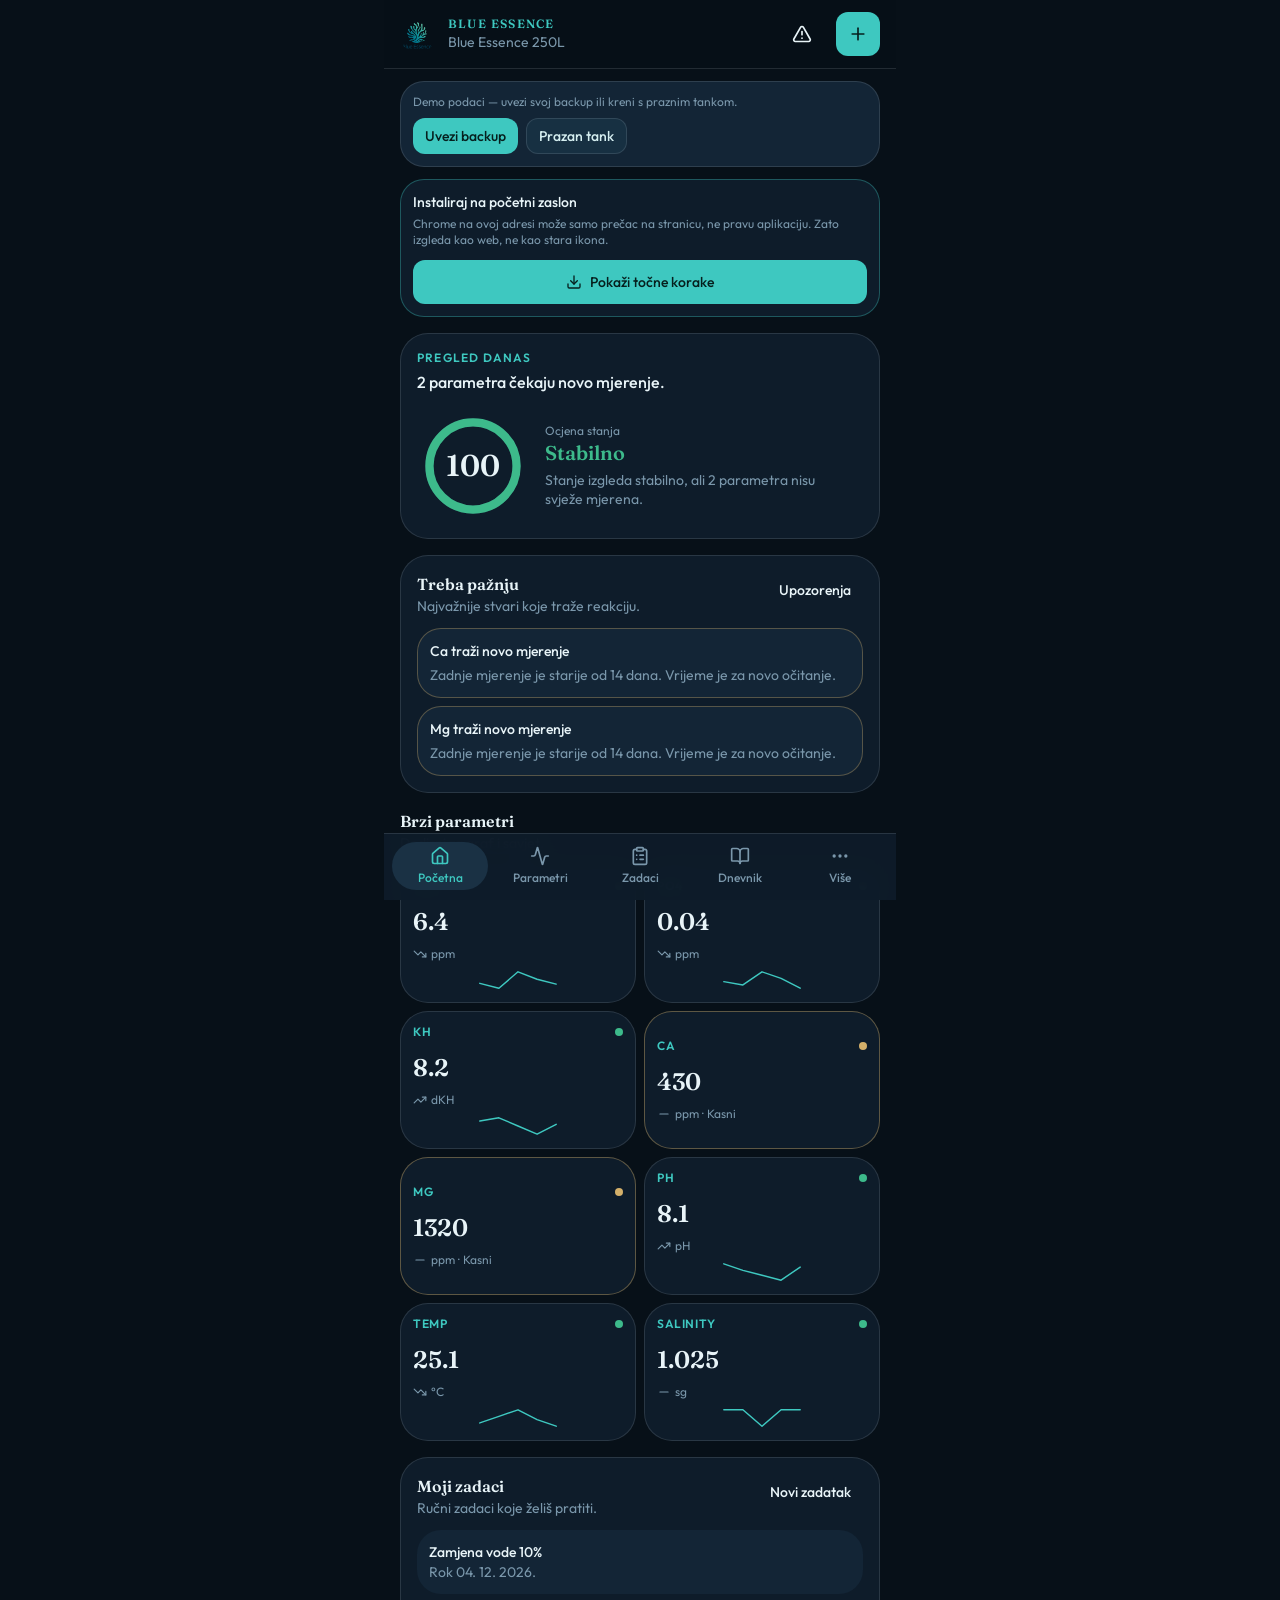
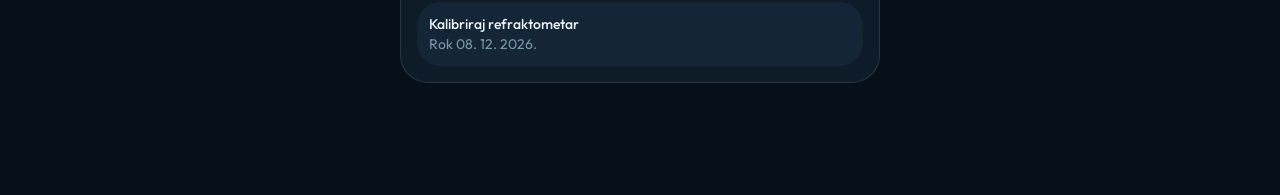
<file: index.html>
<!DOCTYPE html>
<html lang="hr">
  <head>
    <meta charset="utf-8" />
    <meta name="viewport" content="width=device-width, initial-scale=1, viewport-fit=cover" />
    <title>Blue Essence</title>
    <meta name="theme-color" content="#071018" />
    <meta name="apple-mobile-web-app-capable" content="yes" />
    <meta name="apple-mobile-web-app-title" content="Blue Essence" />
    <meta
      name="description"
      content="Reef tank tracker — parametri, zadaci, dnevnik i Elitech temperatura."
    />
    <link rel="icon" type="image/png" href="./icon.png" />
    <link rel="apple-touch-icon" href="./apple-touch-icon.png" />
    <link rel="manifest" href="./manifest.webmanifest" />
    <link
      rel="stylesheet"
      href="https://fonts.googleapis.com/css2?family=Fraunces:opsz,wght@9..144,500;600;700&family=Outfit:wght@400;500;600;700&display=swap"
    />
    <script type="module" crossorigin src="./blue-essence.js"></script>
    <link rel="stylesheet" crossorigin href="./blue-essence.css">
  </head>
  <body>
    <div id="root"></div>
  </body>
</html>
</file>
<file: blue-essence.css>
/*! tailwindcss v4.3.3 | MIT License | https://tailwindcss.com */
@layer properties{@supports (((-webkit-hyphens:none)) and (not (margin-trim:inline))) or ((-moz-orient:inline) and (not (color:rgb(from red r g b)))){*,:before,:after,::backdrop{--tw-scale-x:1;--tw-scale-y:1;--tw-scale-z:1;--tw-rotate-x:initial;--tw-rotate-y:initial;--tw-rotate-z:initial;--tw-skew-x:initial;--tw-skew-y:initial;--tw-pan-x:initial;--tw-pan-y:initial;--tw-pinch-zoom:initial;--tw-space-y-reverse:0;--tw-space-x-reverse:0;--tw-divide-x-reverse:0;--tw-border-style:solid;--tw-divide-y-reverse:0;--tw-leading:initial;--tw-font-weight:initial;--tw-tracking:initial;--tw-ordinal:initial;--tw-slashed-zero:initial;--tw-numeric-figure:initial;--tw-numeric-spacing:initial;--tw-numeric-fraction:initial;--tw-shadow:0 0 #0000;--tw-shadow-color:initial;--tw-shadow-alpha:100%;--tw-inset-shadow:0 0 #0000;--tw-inset-shadow-color:initial;--tw-inset-shadow-alpha:100%;--tw-ring-color:initial;--tw-ring-shadow:0 0 #0000;--tw-inset-ring-color:initial;--tw-inset-ring-shadow:0 0 #0000;--tw-ring-inset:initial;--tw-ring-offset-width:0px;--tw-ring-offset-color:#fff;--tw-ring-offset-shadow:0 0 #0000;--tw-outline-style:solid;--tw-blur:initial;--tw-brightness:initial;--tw-contrast:initial;--tw-grayscale:initial;--tw-hue-rotate:initial;--tw-invert:initial;--tw-opacity:initial;--tw-saturate:initial;--tw-sepia:initial;--tw-drop-shadow:initial;--tw-drop-shadow-color:initial;--tw-drop-shadow-alpha:100%;--tw-drop-shadow-size:initial;--tw-backdrop-blur:initial;--tw-backdrop-brightness:initial;--tw-backdrop-contrast:initial;--tw-backdrop-grayscale:initial;--tw-backdrop-hue-rotate:initial;--tw-backdrop-invert:initial;--tw-backdrop-opacity:initial;--tw-backdrop-saturate:initial;--tw-backdrop-sepia:initial;--tw-duration:initial;--tw-ease:initial;--tw-content:"";--tw-translate-x:0;--tw-translate-y:0;--tw-translate-z:0}}}@layer theme{:root,:host{--font-sans:"Outfit", ui-sans-serif, system-ui, sans-serif;--font-mono:ui-monospace, "SF Mono", Menlo, Consolas, monospace;--color-red-500:oklch(63.7% .237 25.331);--color-zinc-50:oklch(98.5% 0 none);--color-zinc-400:oklch(70.5% .015 286.067);--color-zinc-500:oklch(55.2% .016 285.938);--color-zinc-900:oklch(21% .006 285.885);--color-zinc-950:oklch(14.1% .005 285.823);--color-neutral-100:oklch(97% 0 none);--color-neutral-300:oklch(87% 0 none);--color-neutral-500:oklch(55.6% 0 none);--color-neutral-700:oklch(37.1% 0 none);--color-neutral-900:oklch(20.5% 0 none);--color-black:#000;--color-white:#fff;--spacing:.25rem;--container-sm:24rem;--container-md:28rem;--container-lg:32rem;--text-xs:.75rem;--text-xs--line-height:calc(1 / .75);--text-sm:.875rem;--text-sm--line-height:calc(1.25 / .875);--text-base:1rem;--text-base--line-height:calc(1.5 / 1);--text-lg:1.125rem;--text-lg--line-height:calc(1.75 / 1.125);--text-xl:1.25rem;--text-xl--line-height:calc(1.75 / 1.25);--text-2xl:1.5rem;--text-2xl--line-height:calc(2 / 1.5);--text-3xl:1.875rem;--text-3xl--line-height:calc(2.25 / 1.875);--text-4xl:2.25rem;--text-4xl--line-height:calc(2.5 / 2.25);--font-weight-normal:400;--font-weight-medium:500;--font-weight-semibold:600;--tracking-tight:-.025em;--tracking-wide:.025em;--tracking-wider:.05em;--tracking-widest:.1em;--leading-tight:1.25;--leading-snug:1.375;--leading-normal:1.5;--radius-xs:4px;--radius-sm:8px;--radius-md:12px;--radius-lg:16px;--radius-xl:24px;--radius-2xl:28px;--ease-in:cubic-bezier(.4, 0, 1, 1);--ease-out:cubic-bezier(0, 0, .2, 1);--ease-in-out:cubic-bezier(.4, 0, .2, 1);--animate-pulse:pulse 2s cubic-bezier(.4, 0, .6, 1) infinite;--blur-md:12px;--default-transition-duration:.15s;--default-transition-timing-function:cubic-bezier(.4, 0, .2, 1);--default-font-family:var(--font-sans);--default-mono-font-family:var(--font-mono);--font-display:"Fraunces", ui-serif, Georgia, serif;--color-bg:#071018;--color-surface:#0e1c2a;--color-elevated:#132536;--color-foreground:#e8f4f8;--color-muted:#1a3144;--color-muted-foreground:#7a97ab;--color-primary:#3ec8c0;--color-primary-foreground:#06201e;--color-secondary:#173042;--color-secondary-foreground:#d5eef0;--color-border:oklab(95.9351% -.0106549 -.00882065/.12);--color-border-strong:oklab(95.9351% -.0106549 -.00882065/.22);--color-ring:#3ec8c0;--color-overlay:oklab(12.7577% -.0113665 -.0127668/.62);--color-ok:#3dba8b;--color-warn:#d4b06a;--color-danger:#e07070;--color-danger-foreground:#2a0e0e;--color-card:#0e1c2a;--ease-smooth-out:cubic-bezier(.22, 1, .36, 1);--motion-quick:.15s;--motion-fast:.25s}}@layer base{*,:after,:before,::backdrop{box-sizing:border-box;border:0 solid;margin:0;padding:0}::file-selector-button{box-sizing:border-box;border:0 solid;margin:0;padding:0}html,:host{-webkit-text-size-adjust:100%;tab-size:4;line-height:1.5;font-family:var(--default-font-family,-apple-system, BlinkMacSystemFont, "Segoe UI", Roboto, "Helvetica Neue", "Noto Sans", Arial, sans-serif, "Apple Color Emoji", "Segoe UI Emoji", "Segoe UI Symbol", "Noto Color Emoji");font-feature-settings:var(--default-font-feature-settings,normal);font-variation-settings:var(--default-font-variation-settings,normal);-webkit-tap-highlight-color:transparent}hr{height:0;color:inherit;border-top-width:1px}abbr:where([title]){-webkit-text-decoration:underline dotted;text-decoration:underline dotted}h1,h2,h3,h4,h5,h6{font-size:inherit;font-weight:inherit}a{color:inherit;-webkit-text-decoration:inherit;-webkit-text-decoration:inherit;-webkit-text-decoration:inherit;-webkit-text-decoration:inherit;text-decoration:inherit}b,strong{font-weight:bolder}code,kbd,samp,pre{font-family:var(--default-mono-font-family,ui-monospace, SFMono-Regular, Menlo, Monaco, Consolas, "Liberation Mono", "Courier New", monospace);font-feature-settings:var(--default-mono-font-feature-settings,normal);font-variation-settings:var(--default-mono-font-variation-settings,normal);font-size:1em}small{font-size:80%}sub,sup{vertical-align:baseline;font-size:75%;line-height:0;position:relative}sub{bottom:-.25em}sup{top:-.5em}table{text-indent:0;border-color:inherit;border-collapse:collapse}:-moz-focusring:where(:not(iframe)){outline:auto}progress{vertical-align:baseline}summary{display:list-item}ol,ul,menu{list-style:none}img,svg,video,canvas,audio,iframe,embed,object{vertical-align:middle;display:block}img,video{max-width:100%;height:auto}button,input,select,optgroup,textarea{font:inherit;font-feature-settings:inherit;font-variation-settings:inherit;letter-spacing:inherit;color:inherit;opacity:1;background-color:#0000;border-radius:0}::file-selector-button{font:inherit;font-feature-settings:inherit;font-variation-settings:inherit;letter-spacing:inherit;color:inherit;opacity:1;background-color:#0000;border-radius:0}:where(select:is([multiple],[size])) optgroup{font-weight:bolder}:where(select:is([multiple],[size])) optgroup option{padding-inline-start:20px}::file-selector-button{margin-inline-end:4px}::placeholder{opacity:1}@supports (not ((-webkit-appearance:-apple-pay-button))) or (contain-intrinsic-size:1px){::placeholder{color:currentColor}@supports (color:color-mix(in lab, red, red)){::placeholder{color:color-mix(in oklab, currentcolor 50%, transparent)}}}textarea{resize:vertical}::-webkit-search-decoration{-webkit-appearance:none}::-webkit-date-and-time-value{min-height:1lh;text-align:inherit}::-webkit-datetime-edit{display:inline-flex}::-webkit-datetime-edit-fields-wrapper{padding:0}::-webkit-datetime-edit{padding-block:0}::-webkit-datetime-edit-year-field{padding-block:0}::-webkit-datetime-edit-month-field{padding-block:0}::-webkit-datetime-edit-day-field{padding-block:0}::-webkit-datetime-edit-hour-field{padding-block:0}::-webkit-datetime-edit-minute-field{padding-block:0}::-webkit-datetime-edit-second-field{padding-block:0}::-webkit-datetime-edit-millisecond-field{padding-block:0}::-webkit-datetime-edit-meridiem-field{padding-block:0}::-webkit-calendar-picker-indicator{line-height:1}:-moz-ui-invalid{box-shadow:none}button,input:where([type=button],[type=reset],[type=submit]){appearance:button}::file-selector-button{appearance:button}::-webkit-inner-spin-button{height:auto}::-webkit-outer-spin-button{height:auto}[hidden]:where(:not([hidden=until-found])){display:none!important}button:not(:disabled),[role=button]:not(:disabled){cursor:pointer}html,body,#app{min-height:100%}body{font-family:var(--font-sans);background:var(--color-bg);color:var(--color-foreground);-webkit-font-smoothing:antialiased;margin:0}*{border-color:var(--color-border)}h1,h2,h3{text-wrap:balance}p{text-wrap:pretty}.be-header{padding-top:max(12px, env(safe-area-inset-top))}.be-tabbar{padding-bottom:max(10px, env(safe-area-inset-bottom))}}@layer components;@layer utilities{.\@container{container-type:inline-size}.collapse{visibility:collapse}.invisible{visibility:hidden}.visible{visibility:visible}.sr-only{clip-path:inset(50%);white-space:nowrap;border-width:0;width:1px;height:1px;margin:-1px;padding:0;position:absolute;overflow:hidden}.not-sr-only{clip-path:none;white-space:normal;width:auto;height:auto;margin:0;padding:0;position:static;overflow:visible}.absolute{position:absolute}.fixed{position:fixed}.relative{position:relative}.static{position:static}.sticky{position:sticky}.inset-0{inset:0}.inset-x-0{inset-inline:0}.top-0{top:0}.right-1{right:var(--spacing)}.right-2{right:calc(var(--spacing) * 2)}.right-3{right:calc(var(--spacing) * 3)}.right-4{right:calc(var(--spacing) * 4)}.bottom-0{bottom:0}.left-1{left:var(--spacing)}.left-2{left:calc(var(--spacing) * 2)}.left-3{left:calc(var(--spacing) * 3)}.left-4{left:calc(var(--spacing) * 4)}.isolate{isolation:isolate}.isolation-auto{isolation:auto}.z-20{z-index:20}.z-30{z-index:30}.z-40{z-index:40}.z-50{z-index:50}.container{width:100%}@media (width>=40rem){.container{max-width:40rem}}@media (width>=48rem){.container{max-width:48rem}}@media (width>=64rem){.container{max-width:64rem}}@media (width>=80rem){.container{max-width:80rem}}@media (width>=96rem){.container{max-width:96rem}}.mx-4{margin-inline:calc(var(--spacing) * 4)}.mx-auto{margin-inline:auto}.mt-0\.5{margin-top:calc(var(--spacing) * .5)}.mt-1{margin-top:var(--spacing)}.mt-2{margin-top:calc(var(--spacing) * 2)}.mt-3{margin-top:calc(var(--spacing) * 3)}.mt-4{margin-top:calc(var(--spacing) * 4)}.mt-5{margin-top:calc(var(--spacing) * 5)}.mb-3{margin-bottom:calc(var(--spacing) * 3)}.mb-4{margin-bottom:calc(var(--spacing) * 4)}.ml-1{margin-left:var(--spacing)}.ml-2{margin-left:calc(var(--spacing) * 2)}.ml-px{margin-left:1px}.block{display:block}.contents{display:contents}.flex{display:flex}.flow-root{display:flow-root}.grid{display:grid}.hidden{display:none}.inline{display:inline}.inline-block{display:inline-block}.inline-flex{display:inline-flex}.inline-grid{display:inline-grid}.inline-table{display:inline-table}.list-item{display:list-item}.table{display:table}.table-caption{display:table-caption}.table-cell{display:table-cell}.table-column{display:table-column}.table-column-group{display:table-column-group}.table-footer-group{display:table-footer-group}.table-header-group{display:table-header-group}.table-row{display:table-row}.table-row-group{display:table-row-group}.size-2{width:calc(var(--spacing) * 2);height:calc(var(--spacing) * 2)}.size-3\.5{width:calc(var(--spacing) * 3.5);height:calc(var(--spacing) * 3.5)}.size-4{width:calc(var(--spacing) * 4);height:calc(var(--spacing) * 4)}.size-5{width:calc(var(--spacing) * 5);height:calc(var(--spacing) * 5)}.size-7{width:calc(var(--spacing) * 7);height:calc(var(--spacing) * 7)}.size-9{width:calc(var(--spacing) * 9);height:calc(var(--spacing) * 9)}.size-10{width:calc(var(--spacing) * 10);height:calc(var(--spacing) * 10)}.size-11{width:calc(var(--spacing) * 11);height:calc(var(--spacing) * 11)}.size-16{width:calc(var(--spacing) * 16);height:calc(var(--spacing) * 16)}.size-28{width:calc(var(--spacing) * 28);height:calc(var(--spacing) * 28)}.h-1{height:var(--spacing)}.h-5{height:calc(var(--spacing) * 5)}.h-8{height:calc(var(--spacing) * 8)}.h-9{height:calc(var(--spacing) * 9)}.h-11{height:calc(var(--spacing) * 11)}.h-12{height:calc(var(--spacing) * 12)}.h-28{height:calc(var(--spacing) * 28)}.h-40{height:calc(var(--spacing) * 40)}.h-44{height:calc(var(--spacing) * 44)}.h-56{height:calc(var(--spacing) * 56)}.max-h-\[92vh\]{max-height:92vh}.min-h-0{min-height:0}.min-h-11{min-height:calc(var(--spacing) * 11)}.min-h-12{min-height:calc(var(--spacing) * 12)}.min-h-24{min-height:calc(var(--spacing) * 24)}.min-h-dvh{min-height:100dvh}.min-h-screen{min-height:100vh}.w-8{width:calc(var(--spacing) * 8)}.w-10{width:calc(var(--spacing) * 10)}.w-32{width:calc(var(--spacing) * 32)}.w-full{width:100%}.max-w-lg{max-width:var(--container-lg)}.max-w-md{max-width:var(--container-md)}.max-w-sm{max-width:var(--container-sm)}.min-w-0{min-width:0}.flex-1{flex:1}.shrink{flex-shrink:1}.shrink-0{flex-shrink:0}.grow{flex-grow:1}.border-collapse{border-collapse:collapse}.translate-none{translate:none}.scale-100{--tw-scale-x:100%;--tw-scale-y:100%;--tw-scale-z:100%;scale:var(--tw-scale-x) var(--tw-scale-y)}.scale-3d{scale:var(--tw-scale-x) var(--tw-scale-y) var(--tw-scale-z)}.scale-\[0\.25\]{scale:.25}.-rotate-90{rotate:-90deg}.transform{transform:var(--tw-rotate-x,) var(--tw-rotate-y,) var(--tw-rotate-z,) var(--tw-skew-x,) var(--tw-skew-y,)}.animate-pulse{animation:var(--animate-pulse)}.cursor-pointer{cursor:pointer}.touch-pinch-zoom{--tw-pinch-zoom:pinch-zoom;touch-action:var(--tw-pan-x,) var(--tw-pan-y,) var(--tw-pinch-zoom,)}.resize{resize:both}.list-disc{list-style-type:disc}.grid-cols-2{grid-template-columns:repeat(2,minmax(0,1fr))}.grid-cols-5{grid-template-columns:repeat(5,minmax(0,1fr))}.grid-cols-\[72px_1fr_1fr\]{grid-template-columns:72px 1fr 1fr}.flex-col{flex-direction:column}.flex-wrap{flex-wrap:wrap}.place-items-center{place-items:center}.items-center{align-items:center}.items-start{align-items:flex-start}.justify-between{justify-content:space-between}.justify-center{justify-content:center}.gap-1{gap:var(--spacing)}.gap-1\.5{gap:calc(var(--spacing) * 1.5)}.gap-2{gap:calc(var(--spacing) * 2)}.gap-3{gap:calc(var(--spacing) * 3)}.gap-4{gap:calc(var(--spacing) * 4)}:where(.space-y-1>:not(:last-child)){--tw-space-y-reverse:0;margin-block-start:calc(var(--spacing) * var(--tw-space-y-reverse));margin-block-end:calc(var(--spacing) * calc(1 - var(--tw-space-y-reverse)))}:where(.space-y-3>:not(:last-child)){--tw-space-y-reverse:0;margin-block-start:calc(calc(var(--spacing) * 3) * var(--tw-space-y-reverse));margin-block-end:calc(calc(var(--spacing) * 3) * calc(1 - var(--tw-space-y-reverse)))}:where(.space-y-reverse>:not(:last-child)){--tw-space-y-reverse:1}:where(.space-x-reverse>:not(:last-child)){--tw-space-x-reverse:1}:where(.divide-x>:not(:last-child)){--tw-divide-x-reverse:0;border-inline-style:var(--tw-border-style);border-inline-start-width:calc(1px * var(--tw-divide-x-reverse));border-inline-end-width:calc(1px * calc(1 - var(--tw-divide-x-reverse)))}:where(.divide-y>:not(:last-child)){--tw-divide-y-reverse:0;border-bottom-style:var(--tw-border-style);border-top-style:var(--tw-border-style);border-top-width:calc(1px * var(--tw-divide-y-reverse));border-bottom-width:calc(1px * calc(1 - var(--tw-divide-y-reverse)))}:where(.divide-y-reverse>:not(:last-child)){--tw-divide-y-reverse:1}.truncate{text-overflow:ellipsis;white-space:nowrap;overflow:hidden}.overflow-hidden{overflow:hidden}.overflow-y-auto{overflow-y:auto}.rounded{border-radius:.25rem}.rounded-2xl{border-radius:var(--radius-2xl)}.rounded-full{border-radius:2147483647px}.rounded-lg{border-radius:var(--radius-lg)}.rounded-md{border-radius:var(--radius-md)}.rounded-xl{border-radius:var(--radius-xl)}.rounded-s{border-start-start-radius:.25rem;border-end-start-radius:.25rem}.rounded-ss{border-start-start-radius:.25rem}.rounded-e{border-start-end-radius:.25rem;border-end-end-radius:.25rem}.rounded-se{border-start-end-radius:.25rem}.rounded-ee{border-end-end-radius:.25rem}.rounded-es{border-end-start-radius:.25rem}.rounded-t{border-top-left-radius:.25rem;border-top-right-radius:.25rem}.rounded-t-2xl{border-top-left-radius:var(--radius-2xl);border-top-right-radius:var(--radius-2xl)}.rounded-l{border-top-left-radius:.25rem;border-bottom-left-radius:.25rem}.rounded-tl{border-top-left-radius:.25rem}.rounded-r{border-top-right-radius:.25rem;border-bottom-right-radius:.25rem}.rounded-tr{border-top-right-radius:.25rem}.rounded-b{border-bottom-right-radius:.25rem;border-bottom-left-radius:.25rem}.rounded-br{border-bottom-right-radius:.25rem}.rounded-bl{border-bottom-left-radius:.25rem}.border{border-style:var(--tw-border-style);border-width:1px}.border-x{border-inline-style:var(--tw-border-style);border-inline-width:1px}.border-y{border-block-style:var(--tw-border-style);border-block-width:1px}.border-s{border-inline-start-style:var(--tw-border-style);border-inline-start-width:1px}.border-e{border-inline-end-style:var(--tw-border-style);border-inline-end-width:1px}.border-bs{border-block-start-style:var(--tw-border-style);border-block-start-width:1px}.border-be{border-block-end-style:var(--tw-border-style);border-block-end-width:1px}.border-t{border-top-style:var(--tw-border-style);border-top-width:1px}.border-r{border-right-style:var(--tw-border-style);border-right-width:1px}.border-b{border-bottom-style:var(--tw-border-style);border-bottom-width:1px}.border-l{border-left-style:var(--tw-border-style);border-left-width:1px}.border-border{border-color:var(--color-border)}.border-neutral-300{border-color:var(--color-neutral-300)}.border-primary\/35{border-color:#3ec8c059}@supports (color:color-mix(in lab, red, red)){.border-primary\/35{border-color:color-mix(in oklab, var(--color-primary) 35%, transparent)}}.border-warn\/40{border-color:#d4b06a66}@supports (color:color-mix(in lab, red, red)){.border-warn\/40{border-color:color-mix(in oklab, var(--color-warn) 40%, transparent)}}.bg-bg{background-color:var(--color-bg)}.bg-bg\/90{background-color:#071018e6}@supports (color:color-mix(in lab, red, red)){.bg-bg\/90{background-color:color-mix(in oklab, var(--color-bg) 90%, transparent)}}.bg-black{background-color:var(--color-black)}.bg-black\/10{background-color:#0000001a}@supports (color:color-mix(in lab, red, red)){.bg-black\/10{background-color:color-mix(in oklab, var(--color-black) 10%, transparent)}}.bg-border-strong{background-color:var(--color-border-strong)}.bg-card{background-color:var(--color-card)}.bg-danger{background-color:var(--color-danger)}.bg-elevated{background-color:var(--color-elevated)}.bg-muted{background-color:var(--color-muted)}.bg-muted-foreground{background-color:var(--color-muted-foreground)}.bg-ok{background-color:var(--color-ok)}.bg-overlay{background-color:var(--color-overlay)}.bg-primary{background-color:var(--color-primary)}.bg-secondary{background-color:var(--color-secondary)}.bg-surface{background-color:var(--color-surface)}.bg-surface\/95{background-color:#0e1c2af2}@supports (color:color-mix(in lab, red, red)){.bg-surface\/95{background-color:color-mix(in oklab, var(--color-surface) 95%, transparent)}}.bg-transparent{background-color:#0000}.bg-warn{background-color:var(--color-warn)}.bg-zinc-50{background-color:var(--color-zinc-50)}.bg-repeat{background-repeat:repeat}.mask-no-clip{-webkit-mask-clip:no-clip;mask-clip:no-clip}.mask-repeat{-webkit-mask-repeat:repeat;mask-repeat:repeat}.object-contain{object-fit:contain}.object-cover{object-fit:cover}.p-2{padding:calc(var(--spacing) * 2)}.p-3{padding:calc(var(--spacing) * 3)}.p-4{padding:calc(var(--spacing) * 4)}.p-6{padding:calc(var(--spacing) * 6)}.p-8{padding:calc(var(--spacing) * 8)}.p-\[16px\]{padding:16px}.px-1{padding-inline:var(--spacing)}.px-2{padding-inline:calc(var(--spacing) * 2)}.px-3{padding-inline:calc(var(--spacing) * 3)}.px-4{padding-inline:calc(var(--spacing) * 4)}.px-5{padding-inline:calc(var(--spacing) * 5)}.px-6{padding-inline:calc(var(--spacing) * 6)}.py-2{padding-block:calc(var(--spacing) * 2)}.py-2\.5{padding-block:calc(var(--spacing) * 2.5)}.py-3{padding-block:calc(var(--spacing) * 3)}.py-4{padding-block:calc(var(--spacing) * 4)}.pt-0\.5{padding-top:calc(var(--spacing) * .5)}.pt-2{padding-top:calc(var(--spacing) * 2)}.pt-4{padding-top:calc(var(--spacing) * 4)}.pr-3\.5{padding-right:calc(var(--spacing) * 3.5)}.pb-2{padding-bottom:calc(var(--spacing) * 2)}.pb-3{padding-bottom:calc(var(--spacing) * 3)}.pb-4{padding-bottom:calc(var(--spacing) * 4)}.pb-28{padding-bottom:calc(var(--spacing) * 28)}.pl-4{padding-left:calc(var(--spacing) * 4)}.text-center{text-align:center}.text-left{text-align:left}.font-display{font-family:var(--font-display)}.text-2xl{font-size:var(--text-2xl);line-height:var(--tw-leading,var(--text-2xl--line-height))}.text-3xl{font-size:var(--text-3xl);line-height:var(--tw-leading,var(--text-3xl--line-height))}.text-4xl{font-size:var(--text-4xl);line-height:var(--tw-leading,var(--text-4xl--line-height))}.text-base{font-size:var(--text-base);line-height:var(--tw-leading,var(--text-base--line-height))}.text-lg{font-size:var(--text-lg);line-height:var(--tw-leading,var(--text-lg--line-height))}.text-sm{font-size:var(--text-sm);line-height:var(--tw-leading,var(--text-sm--line-height))}.text-xl{font-size:var(--text-xl);line-height:var(--tw-leading,var(--text-xl--line-height))}.text-xs{font-size:var(--text-xs);line-height:var(--tw-leading,var(--text-xs--line-height))}.text-\[13px\]{font-size:13px}.leading-none{--tw-leading:1;line-height:1}.leading-snug{--tw-leading:var(--leading-snug);line-height:var(--leading-snug)}.font-medium{--tw-font-weight:var(--font-weight-medium);font-weight:var(--font-weight-medium)}.font-normal{--tw-font-weight:var(--font-weight-normal);font-weight:var(--font-weight-normal)}.font-semibold{--tw-font-weight:var(--font-weight-semibold);font-weight:var(--font-weight-semibold)}.tracking-tight{--tw-tracking:var(--tracking-tight);letter-spacing:var(--tracking-tight)}.tracking-wide{--tw-tracking:var(--tracking-wide);letter-spacing:var(--tracking-wide)}.tracking-wider{--tw-tracking:var(--tracking-wider);letter-spacing:var(--tracking-wider)}.tracking-widest{--tw-tracking:var(--tracking-widest);letter-spacing:var(--tracking-widest)}.text-balance{text-wrap:balance}.text-pretty{text-wrap:pretty}.text-wrap{text-wrap:wrap}.break-words{overflow-wrap:break-word}.text-clip{text-overflow:clip}.text-ellipsis{text-overflow:ellipsis}.whitespace-nowrap{white-space:nowrap}.text-danger-foreground{color:var(--color-danger-foreground)}.text-foreground{color:var(--color-foreground)}.text-muted{color:var(--color-muted)}.text-muted-foreground{color:var(--color-muted-foreground)}.text-neutral-500{color:var(--color-neutral-500)}.text-primary{color:var(--color-primary)}.text-primary-foreground{color:var(--color-primary-foreground)}.text-red-500{color:var(--color-red-500)}.text-secondary-foreground{color:var(--color-secondary-foreground)}.text-white{color:var(--color-white)}.text-zinc-500{color:var(--color-zinc-500)}.text-zinc-900{color:var(--color-zinc-900)}.capitalize{text-transform:capitalize}.lowercase{text-transform:lowercase}.normal-case{text-transform:none}.uppercase{text-transform:uppercase}.italic{font-style:italic}.not-italic{font-style:normal}.diagonal-fractions{--tw-numeric-fraction:diagonal-fractions;font-variant-numeric:var(--tw-ordinal,) var(--tw-slashed-zero,) var(--tw-numeric-figure,) var(--tw-numeric-spacing,) var(--tw-numeric-fraction,)}.lining-nums{--tw-numeric-figure:lining-nums;font-variant-numeric:var(--tw-ordinal,) var(--tw-slashed-zero,) var(--tw-numeric-figure,) var(--tw-numeric-spacing,) var(--tw-numeric-fraction,)}.oldstyle-nums{--tw-numeric-figure:oldstyle-nums;font-variant-numeric:var(--tw-ordinal,) var(--tw-slashed-zero,) var(--tw-numeric-figure,) var(--tw-numeric-spacing,) var(--tw-numeric-fraction,)}.ordinal{--tw-ordinal:ordinal;font-variant-numeric:var(--tw-ordinal,) var(--tw-slashed-zero,) var(--tw-numeric-figure,) var(--tw-numeric-spacing,) var(--tw-numeric-fraction,)}.proportional-nums{--tw-numeric-spacing:proportional-nums;font-variant-numeric:var(--tw-ordinal,) var(--tw-slashed-zero,) var(--tw-numeric-figure,) var(--tw-numeric-spacing,) var(--tw-numeric-fraction,)}.slashed-zero{--tw-slashed-zero:slashed-zero;font-variant-numeric:var(--tw-ordinal,) var(--tw-slashed-zero,) var(--tw-numeric-figure,) var(--tw-numeric-spacing,) var(--tw-numeric-fraction,)}.stacked-fractions{--tw-numeric-fraction:stacked-fractions;font-variant-numeric:var(--tw-ordinal,) var(--tw-slashed-zero,) var(--tw-numeric-figure,) var(--tw-numeric-spacing,) var(--tw-numeric-fraction,)}.tabular-nums{--tw-numeric-spacing:tabular-nums;font-variant-numeric:var(--tw-ordinal,) var(--tw-slashed-zero,) var(--tw-numeric-figure,) var(--tw-numeric-spacing,) var(--tw-numeric-fraction,)}.normal-nums{font-variant-numeric:normal}.line-through{text-decoration-line:line-through}.no-underline{text-decoration-line:none}.overline{text-decoration-line:overline}.underline{text-decoration-line:underline}.underline-offset-4{text-underline-offset:4px}.antialiased{-webkit-font-smoothing:antialiased;-moz-osx-font-smoothing:grayscale}.subpixel-antialiased{-webkit-font-smoothing:auto;-moz-osx-font-smoothing:auto}.opacity-0{opacity:0}.opacity-70{opacity:.7}.opacity-100{opacity:1}.shadow{--tw-shadow:0 1px 3px 0 var(--tw-shadow-color,#0000001a), 0 1px 2px -1px var(--tw-shadow-color,#0000001a);box-shadow:var(--tw-inset-shadow), var(--tw-inset-ring-shadow), var(--tw-ring-offset-shadow), var(--tw-ring-shadow), var(--tw-shadow)}.ring{--tw-ring-shadow:var(--tw-ring-inset,) 0 0 0 calc(1px + var(--tw-ring-offset-width)) var(--tw-ring-color,currentcolor);box-shadow:var(--tw-inset-shadow), var(--tw-inset-ring-shadow), var(--tw-ring-offset-shadow), var(--tw-ring-shadow), var(--tw-shadow)}.inset-ring{--tw-inset-ring-shadow:inset 0 0 0 1px var(--tw-inset-ring-color,currentcolor);box-shadow:var(--tw-inset-shadow), var(--tw-inset-ring-shadow), var(--tw-ring-offset-shadow), var(--tw-ring-shadow), var(--tw-shadow)}.ring-ring{--tw-ring-color:var(--color-ring)}.outline,.outline-1{outline-style:var(--tw-outline-style);outline-width:1px}.-outline-offset-1{outline-offset:calc(1px * -1)}.outline-black\/10{outline-color:#0000001a}@supports (color:color-mix(in lab, red, red)){.outline-black\/10{outline-color:color-mix(in oklab, var(--color-black) 10%, transparent)}}.blur{--tw-blur:blur(8px);filter:var(--tw-blur,) var(--tw-brightness,) var(--tw-contrast,) var(--tw-grayscale,) var(--tw-hue-rotate,) var(--tw-invert,) var(--tw-saturate,) var(--tw-sepia,) var(--tw-drop-shadow,)}.blur-\[4px\]{--tw-blur:blur(4px);filter:var(--tw-blur,) var(--tw-brightness,) var(--tw-contrast,) var(--tw-grayscale,) var(--tw-hue-rotate,) var(--tw-invert,) var(--tw-saturate,) var(--tw-sepia,) var(--tw-drop-shadow,)}.blur-none{--tw-blur: ;filter:var(--tw-blur,) var(--tw-brightness,) var(--tw-contrast,) var(--tw-grayscale,) var(--tw-hue-rotate,) var(--tw-invert,) var(--tw-saturate,) var(--tw-sepia,) var(--tw-drop-shadow,)}.drop-shadow{--tw-drop-shadow-size:drop-shadow(0 1px 2px var(--tw-drop-shadow-color,#0000001a)) drop-shadow(0 1px 1px var(--tw-drop-shadow-color,#0000000f));--tw-drop-shadow:drop-shadow(0 1px 2px #0000001a) drop-shadow(0 1px 1px #0000000f);filter:var(--tw-blur,) var(--tw-brightness,) var(--tw-contrast,) var(--tw-grayscale,) var(--tw-hue-rotate,) var(--tw-invert,) var(--tw-saturate,) var(--tw-sepia,) var(--tw-drop-shadow,)}.grayscale{--tw-grayscale:grayscale(100%);filter:var(--tw-blur,) var(--tw-brightness,) var(--tw-contrast,) var(--tw-grayscale,) var(--tw-hue-rotate,) var(--tw-invert,) var(--tw-saturate,) var(--tw-sepia,) var(--tw-drop-shadow,)}.invert{--tw-invert:invert(100%);filter:var(--tw-blur,) var(--tw-brightness,) var(--tw-contrast,) var(--tw-grayscale,) var(--tw-hue-rotate,) var(--tw-invert,) var(--tw-saturate,) var(--tw-sepia,) var(--tw-drop-shadow,)}.sepia{--tw-sepia:sepia(100%);filter:var(--tw-blur,) var(--tw-brightness,) var(--tw-contrast,) var(--tw-grayscale,) var(--tw-hue-rotate,) var(--tw-invert,) var(--tw-saturate,) var(--tw-sepia,) var(--tw-drop-shadow,)}.filter{filter:var(--tw-blur,) var(--tw-brightness,) var(--tw-contrast,) var(--tw-grayscale,) var(--tw-hue-rotate,) var(--tw-invert,) var(--tw-saturate,) var(--tw-sepia,) var(--tw-drop-shadow,)}.backdrop-blur{--tw-backdrop-blur:blur(8px);-webkit-backdrop-filter:var(--tw-backdrop-blur,) var(--tw-backdrop-brightness,) var(--tw-backdrop-contrast,) var(--tw-backdrop-grayscale,) var(--tw-backdrop-hue-rotate,) var(--tw-backdrop-invert,) var(--tw-backdrop-opacity,) var(--tw-backdrop-saturate,) var(--tw-backdrop-sepia,);backdrop-filter:var(--tw-backdrop-blur,) var(--tw-backdrop-brightness,) var(--tw-backdrop-contrast,) var(--tw-backdrop-grayscale,) var(--tw-backdrop-hue-rotate,) var(--tw-backdrop-invert,) var(--tw-backdrop-opacity,) var(--tw-backdrop-saturate,) var(--tw-backdrop-sepia,)}.backdrop-blur-md{--tw-backdrop-blur:blur(var(--blur-md));-webkit-backdrop-filter:var(--tw-backdrop-blur,) var(--tw-backdrop-brightness,) var(--tw-backdrop-contrast,) var(--tw-backdrop-grayscale,) var(--tw-backdrop-hue-rotate,) var(--tw-backdrop-invert,) var(--tw-backdrop-opacity,) var(--tw-backdrop-saturate,) var(--tw-backdrop-sepia,);backdrop-filter:var(--tw-backdrop-blur,) var(--tw-backdrop-brightness,) var(--tw-backdrop-contrast,) var(--tw-backdrop-grayscale,) var(--tw-backdrop-hue-rotate,) var(--tw-backdrop-invert,) var(--tw-backdrop-opacity,) var(--tw-backdrop-saturate,) var(--tw-backdrop-sepia,)}.backdrop-grayscale{--tw-backdrop-grayscale:grayscale(100%);-webkit-backdrop-filter:var(--tw-backdrop-blur,) var(--tw-backdrop-brightness,) var(--tw-backdrop-contrast,) var(--tw-backdrop-grayscale,) var(--tw-backdrop-hue-rotate,) var(--tw-backdrop-invert,) var(--tw-backdrop-opacity,) var(--tw-backdrop-saturate,) var(--tw-backdrop-sepia,);backdrop-filter:var(--tw-backdrop-blur,) var(--tw-backdrop-brightness,) var(--tw-backdrop-contrast,) var(--tw-backdrop-grayscale,) var(--tw-backdrop-hue-rotate,) var(--tw-backdrop-invert,) var(--tw-backdrop-opacity,) var(--tw-backdrop-saturate,) var(--tw-backdrop-sepia,)}.backdrop-invert{--tw-backdrop-invert:invert(100%);-webkit-backdrop-filter:var(--tw-backdrop-blur,) var(--tw-backdrop-brightness,) var(--tw-backdrop-contrast,) var(--tw-backdrop-grayscale,) var(--tw-backdrop-hue-rotate,) var(--tw-backdrop-invert,) var(--tw-backdrop-opacity,) var(--tw-backdrop-saturate,) var(--tw-backdrop-sepia,);backdrop-filter:var(--tw-backdrop-blur,) var(--tw-backdrop-brightness,) var(--tw-backdrop-contrast,) var(--tw-backdrop-grayscale,) var(--tw-backdrop-hue-rotate,) var(--tw-backdrop-invert,) var(--tw-backdrop-opacity,) var(--tw-backdrop-saturate,) var(--tw-backdrop-sepia,)}.backdrop-sepia{--tw-backdrop-sepia:sepia(100%);-webkit-backdrop-filter:var(--tw-backdrop-blur,) var(--tw-backdrop-brightness,) var(--tw-backdrop-contrast,) var(--tw-backdrop-grayscale,) var(--tw-backdrop-hue-rotate,) var(--tw-backdrop-invert,) var(--tw-backdrop-opacity,) var(--tw-backdrop-saturate,) var(--tw-backdrop-sepia,);backdrop-filter:var(--tw-backdrop-blur,) var(--tw-backdrop-brightness,) var(--tw-backdrop-contrast,) var(--tw-backdrop-grayscale,) var(--tw-backdrop-hue-rotate,) var(--tw-backdrop-invert,) var(--tw-backdrop-opacity,) var(--tw-backdrop-saturate,) var(--tw-backdrop-sepia,)}.backdrop-filter{-webkit-backdrop-filter:var(--tw-backdrop-blur,) var(--tw-backdrop-brightness,) var(--tw-backdrop-contrast,) var(--tw-backdrop-grayscale,) var(--tw-backdrop-hue-rotate,) var(--tw-backdrop-invert,) var(--tw-backdrop-opacity,) var(--tw-backdrop-saturate,) var(--tw-backdrop-sepia,);backdrop-filter:var(--tw-backdrop-blur,) var(--tw-backdrop-brightness,) var(--tw-backdrop-contrast,) var(--tw-backdrop-grayscale,) var(--tw-backdrop-hue-rotate,) var(--tw-backdrop-invert,) var(--tw-backdrop-opacity,) var(--tw-backdrop-saturate,) var(--tw-backdrop-sepia,)}.transition{transition-property:color,background-color,border-color,outline-color,text-decoration-color,fill,stroke,--tw-gradient-from,--tw-gradient-via,--tw-gradient-to,opacity,box-shadow,transform,translate,scale,rotate,filter,-webkit-backdrop-filter,backdrop-filter,display,content-visibility,overlay,pointer-events;transition-timing-function:var(--tw-ease,var(--default-transition-timing-function));transition-duration:var(--tw-duration,var(--default-transition-duration))}.transition-\[box-shadow\]{transition-property:box-shadow;transition-timing-function:var(--tw-ease,var(--default-transition-timing-function));transition-duration:var(--tw-duration,var(--default-transition-duration))}.transition-\[opacity\,filter\,scale\]{transition-property:opacity,filter,scale;transition-timing-function:var(--tw-ease,var(--default-transition-timing-function));transition-duration:var(--tw-duration,var(--default-transition-duration))}.transition-\[opacity\,transform\,background-color\]{transition-property:opacity,transform,background-color;transition-timing-function:var(--tw-ease,var(--default-transition-timing-function));transition-duration:var(--tw-duration,var(--default-transition-duration))}.transition-\[scale\,background-color\]{transition-property:scale,background-color;transition-timing-function:var(--tw-ease,var(--default-transition-timing-function));transition-duration:var(--tw-duration,var(--default-transition-duration))}.transition-\[scale\,opacity\,filter\]{transition-property:scale,opacity,filter;transition-timing-function:var(--tw-ease,var(--default-transition-timing-function));transition-duration:var(--tw-duration,var(--default-transition-duration))}.transition-\[transform\,background-color\]{transition-property:transform,background-color;transition-timing-function:var(--tw-ease,var(--default-transition-timing-function));transition-duration:var(--tw-duration,var(--default-transition-duration))}.transition-transform{transition-property:transform,translate,scale,rotate;transition-timing-function:var(--tw-ease,var(--default-transition-timing-function));transition-duration:var(--tw-duration,var(--default-transition-duration))}.duration-150{--tw-duration:.15s;transition-duration:.15s}.duration-300{--tw-duration:.3s;transition-duration:.3s}.duration-\[var\(--motion-quick\)\]{--tw-duration:var(--motion-quick);transition-duration:var(--motion-quick)}.ease-\[cubic-bezier\(0\.2\,0\,0\,1\)\]{--tw-ease:cubic-bezier(.2,0,0,1);transition-timing-function:cubic-bezier(.2,0,0,1)}.ease-\[var\(--ease-smooth-out\)\]{--tw-ease:var(--ease-smooth-out);transition-timing-function:var(--ease-smooth-out)}.ease-in{--tw-ease:var(--ease-in);transition-timing-function:var(--ease-in)}.ease-in-out{--tw-ease:var(--ease-in-out);transition-timing-function:var(--ease-in-out)}.ease-out{--tw-ease:var(--ease-out);transition-timing-function:var(--ease-out)}.outline-none{--tw-outline-style:none;outline-style:none}:where(.divide-x-reverse>:not(:last-child)){--tw-divide-x-reverse:1}.ring-inset{--tw-ring-inset:inset}.placeholder\:text-muted-foreground\/80::placeholder{color:#7a97abcc}@supports (color:color-mix(in lab, red, red)){.placeholder\:text-muted-foreground\/80::placeholder{color:color-mix(in oklab, var(--color-muted-foreground) 80%, transparent)}}.after\:absolute:after{content:var(--tw-content);position:absolute}.after\:top-1\/2:after{content:var(--tw-content);top:50%}.after\:left-1\/2:after{content:var(--tw-content);left:50%}.after\:size-10:after{content:var(--tw-content);width:calc(var(--spacing) * 10);height:calc(var(--spacing) * 10)}.after\:-translate-1\/2:after{content:var(--tw-content);--tw-translate-x:calc(calc(1 / 2 * 100%) * -1);--tw-translate-y:calc(calc(1 / 2 * 100%) * -1);translate:var(--tw-translate-x) var(--tw-translate-y)}@media (hover:hover){.hover\:bg-muted:hover{background-color:var(--color-muted)}.hover\:bg-neutral-100:hover{background-color:var(--color-neutral-100)}.hover\:underline:hover{text-decoration-line:underline}}.focus-visible\:ring-2:focus-visible{--tw-ring-shadow:var(--tw-ring-inset,) 0 0 0 calc(2px + var(--tw-ring-offset-width)) var(--tw-ring-color,currentcolor);box-shadow:var(--tw-inset-shadow), var(--tw-inset-ring-shadow), var(--tw-ring-offset-shadow), var(--tw-ring-shadow), var(--tw-shadow)}.focus-visible\:ring-ring:focus-visible{--tw-ring-color:var(--color-ring)}.focus-visible\:outline-none:focus-visible{--tw-outline-style:none;outline-style:none}.active\:scale-\[0\.96\]:active{scale:.96}.active\:scale-\[0\.98\]:active{scale:.98}.active\:not-disabled\:scale-\[0\.96\]:active:not(:disabled){scale:.96}.disabled\:pointer-events-none:disabled{pointer-events:none}.disabled\:cursor-wait:disabled{cursor:wait}.disabled\:no-underline:disabled{text-decoration-line:none}.disabled\:opacity-40:disabled{opacity:.4}@media (prefers-color-scheme:dark){.dark\:border-neutral-700{border-color:var(--color-neutral-700)}.dark\:bg-white\/20{background-color:#fff3}@supports (color:color-mix(in lab, red, red)){.dark\:bg-white\/20{background-color:color-mix(in oklab, var(--color-white) 20%, transparent)}}.dark\:bg-zinc-950{background-color:var(--color-zinc-950)}.dark\:text-zinc-50{color:var(--color-zinc-50)}.dark\:text-zinc-400{color:var(--color-zinc-400)}.dark\:outline-white\/10{outline-color:#ffffff1a}@supports (color:color-mix(in lab, red, red)){.dark\:outline-white\/10{outline-color:color-mix(in oklab, var(--color-white) 10%, transparent)}}@media (hover:hover){.dark\:hover\:bg-neutral-900:hover{background-color:var(--color-neutral-900)}}}}html.light{--color-bg:#eef6f6;--color-surface:#fff;--color-elevated:#f4fbfb;--color-foreground:#123044;--color-muted:#e4f0f1;--color-muted-foreground:#557082;--color-primary:#0f7c7a;--color-primary-foreground:#f4fffe;--color-secondary:#e7f3f3;--color-secondary-foreground:#123044;--color-border:oklab(29.6767% -.0249478 -.044459/.12);--color-border-strong:oklab(29.6767% -.0249478 -.044459/.22);--color-ring:#0f7c7a;--color-overlay:oklab(29.6767% -.0249478 -.044459/.36);--color-ok:#138464;--color-ok-foreground:#f3fffa;--color-warn:#9a7428;--color-warn-foreground:#fff8e8;--color-danger:#b44545;--color-danger-foreground:#fff5f5;--color-card:#fff;--color-card-foreground:#123044}@media (prefers-reduced-motion:reduce){*{transition-duration:.01ms!important;animation-duration:.01ms!important}}@property --tw-scale-x{syntax:"*";inherits:false;initial-value:1}@property --tw-scale-y{syntax:"*";inherits:false;initial-value:1}@property --tw-scale-z{syntax:"*";inherits:false;initial-value:1}@property --tw-rotate-x{syntax:"*";inherits:false}@property --tw-rotate-y{syntax:"*";inherits:false}@property --tw-rotate-z{syntax:"*";inherits:false}@property --tw-skew-x{syntax:"*";inherits:false}@property --tw-skew-y{syntax:"*";inherits:false}@property --tw-pan-x{syntax:"*";inherits:false}@property --tw-pan-y{syntax:"*";inherits:false}@property --tw-pinch-zoom{syntax:"*";inherits:false}@property --tw-space-y-reverse{syntax:"*";inherits:false;initial-value:0}@property --tw-space-x-reverse{syntax:"*";inherits:false;initial-value:0}@property --tw-divide-x-reverse{syntax:"*";inherits:false;initial-value:0}@property --tw-border-style{syntax:"*";inherits:false;initial-value:solid}@property --tw-divide-y-reverse{syntax:"*";inherits:false;initial-value:0}@property --tw-leading{syntax:"*";inherits:false}@property --tw-font-weight{syntax:"*";inherits:false}@property --tw-tracking{syntax:"*";inherits:false}@property --tw-ordinal{syntax:"*";inherits:false}@property --tw-slashed-zero{syntax:"*";inherits:false}@property --tw-numeric-figure{syntax:"*";inherits:false}@property --tw-numeric-spacing{syntax:"*";inherits:false}@property --tw-numeric-fraction{syntax:"*";inherits:false}@property --tw-shadow{syntax:"*";inherits:false;initial-value:0 0 #0000}@property --tw-shadow-color{syntax:"*";inherits:false}@property --tw-shadow-alpha{syntax:"<percentage>";inherits:false;initial-value:100%}@property --tw-inset-shadow{syntax:"*";inherits:false;initial-value:0 0 #0000}@property --tw-inset-shadow-color{syntax:"*";inherits:false}@property --tw-inset-shadow-alpha{syntax:"<percentage>";inherits:false;initial-value:100%}@property --tw-ring-color{syntax:"*";inherits:false}@property --tw-ring-shadow{syntax:"*";inherits:false;initial-value:0 0 #0000}@property --tw-inset-ring-color{syntax:"*";inherits:false}@property --tw-inset-ring-shadow{syntax:"*";inherits:false;initial-value:0 0 #0000}@property --tw-ring-inset{syntax:"*";inherits:false}@property --tw-ring-offset-width{syntax:"<length>";inherits:false;initial-value:0}@property --tw-ring-offset-color{syntax:"*";inherits:false;initial-value:#fff}@property --tw-ring-offset-shadow{syntax:"*";inherits:false;initial-value:0 0 #0000}@property --tw-outline-style{syntax:"*";inherits:false;initial-value:solid}@property --tw-blur{syntax:"*";inherits:false}@property --tw-brightness{syntax:"*";inherits:false}@property --tw-contrast{syntax:"*";inherits:false}@property --tw-grayscale{syntax:"*";inherits:false}@property --tw-hue-rotate{syntax:"*";inherits:false}@property --tw-invert{syntax:"*";inherits:false}@property --tw-opacity{syntax:"*";inherits:false}@property --tw-saturate{syntax:"*";inherits:false}@property --tw-sepia{syntax:"*";inherits:false}@property --tw-drop-shadow{syntax:"*";inherits:false}@property --tw-drop-shadow-color{syntax:"*";inherits:false}@property --tw-drop-shadow-alpha{syntax:"<percentage>";inherits:false;initial-value:100%}@property --tw-drop-shadow-size{syntax:"*";inherits:false}@property --tw-backdrop-blur{syntax:"*";inherits:false}@property --tw-backdrop-brightness{syntax:"*";inherits:false}@property --tw-backdrop-contrast{syntax:"*";inherits:false}@property --tw-backdrop-grayscale{syntax:"*";inherits:false}@property --tw-backdrop-hue-rotate{syntax:"*";inherits:false}@property --tw-backdrop-invert{syntax:"*";inherits:false}@property --tw-backdrop-opacity{syntax:"*";inherits:false}@property --tw-backdrop-saturate{syntax:"*";inherits:false}@property --tw-backdrop-sepia{syntax:"*";inherits:false}@property --tw-duration{syntax:"*";inherits:false}@property --tw-ease{syntax:"*";inherits:false}@property --tw-content{syntax:"*";inherits:false;initial-value:""}@property --tw-translate-x{syntax:"*";inherits:false;initial-value:0}@property --tw-translate-y{syntax:"*";inherits:false;initial-value:0}@property --tw-translate-z{syntax:"*";inherits:false;initial-value:0}@keyframes pulse{50%{opacity:.5}}
</file>
